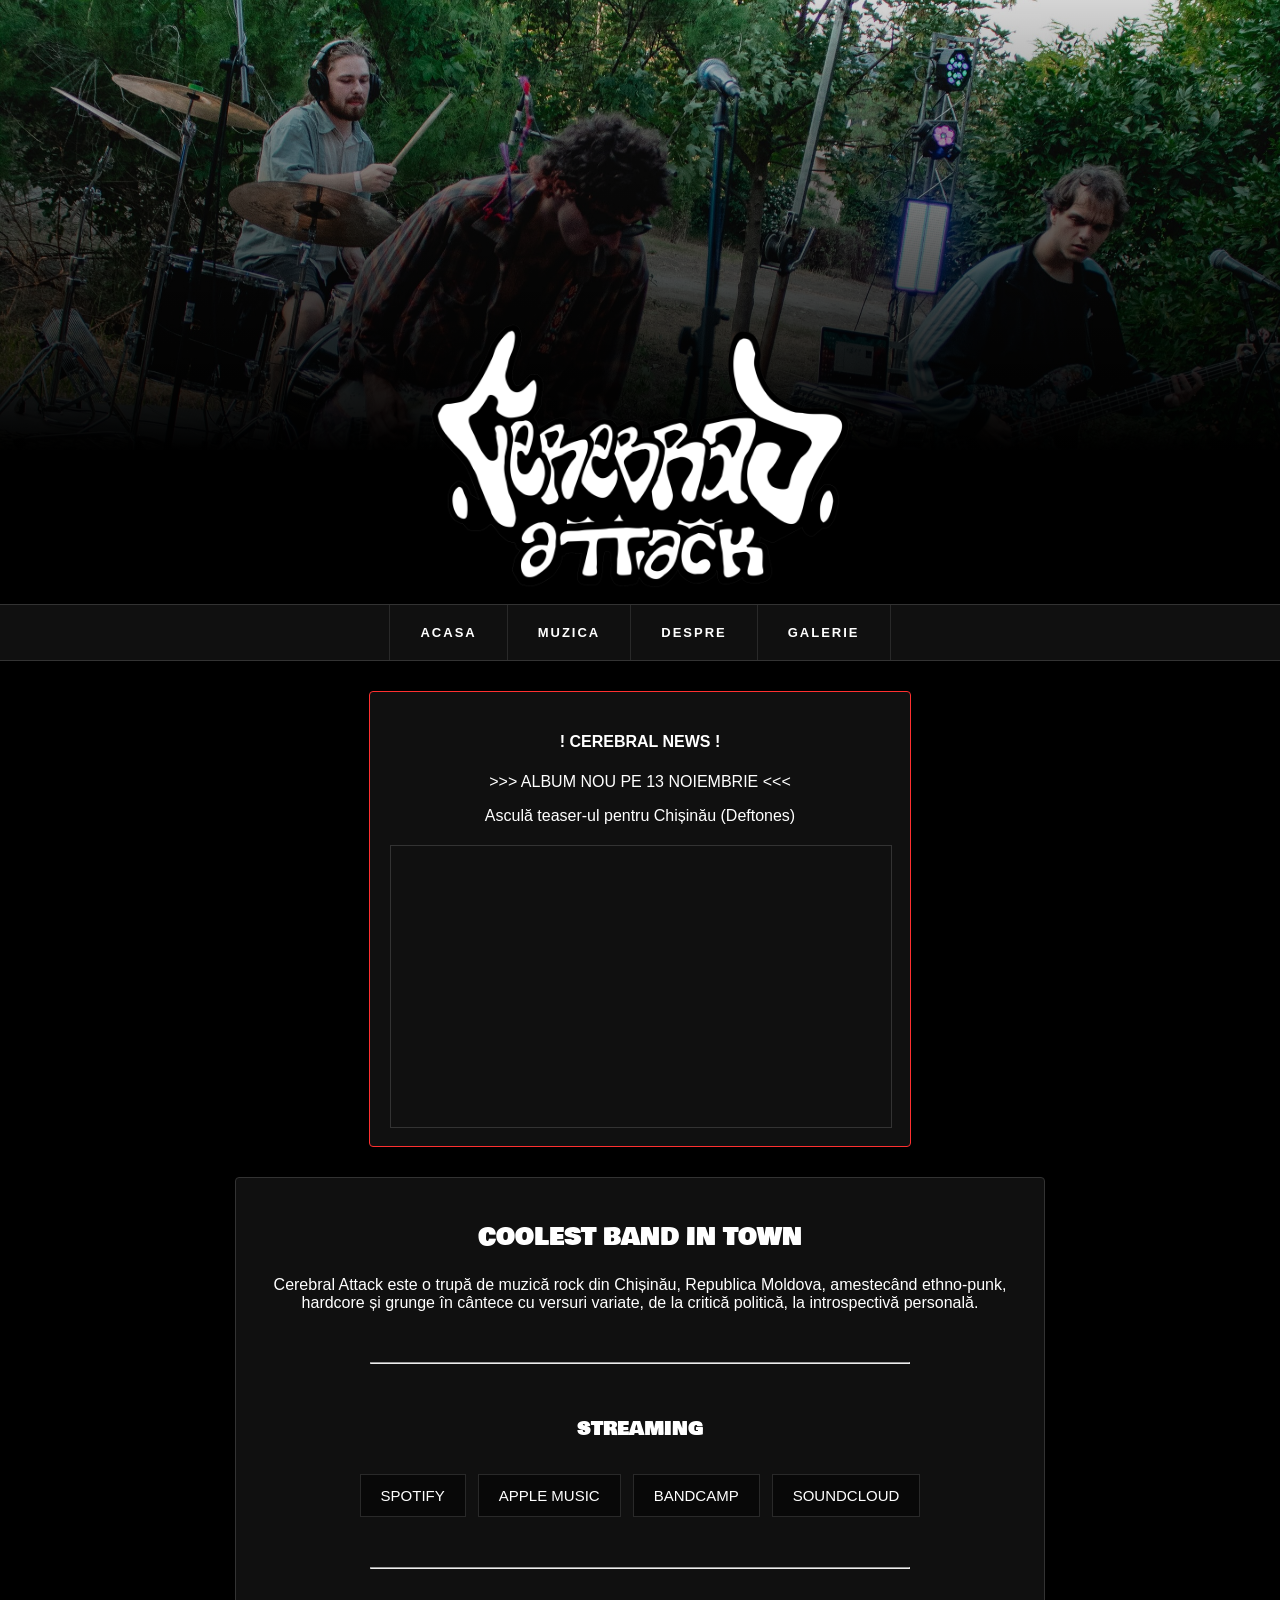
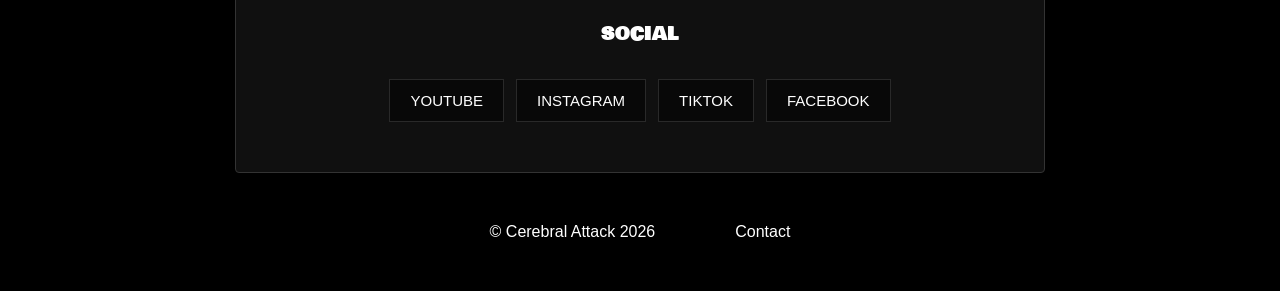
<file: index.html>
<!DOCTYPE html>

<html>

<head>
    <meta charset="UTF-8">
    <meta name="viewport" content="width=device-width, initial-scale=1.0">

    <title>CEREBRAL ATTACK</title>

    <meta name="description" content="Cerebral Attack Official Website">

    <link rel="icon" type="image/png" href="images/favicon.png">

    <link rel="stylesheet" href="style.css">

    <link rel="preconnect" href="https://fonts.googleapis.com">
    <link rel="preconnect" href="https://fonts.gstatic.com" crossorigin>
    <link href="https://fonts.googleapis.com/css2?family=Anton&display=swap" rel="stylesheet">
    <link href="https://fonts.googleapis.com/css2?family=Bowlby+One+SC&display=swap" rel="stylesheet">
</head>




<body>

    <header class="hero" , id="home">

        <img class="banner" src="images/concert_iasi_1.jpg">
        <img class="bandNameLogo" src="images/logo.png">

    </header>

    <div class="heroSpacer"></div>

    <nav class="navbar">
        <a href="index.html">acasa</a>
        <a href="music.html">muzica</a>
        <a href="about.html">despre</a>
        <a href="gallery.html">galerie</a>
    </nav>

    <main>

        <div class="announcement">
            <h4>! CEREBRAL NEWS !</h4>
            <p>>>> ALBUM NOU PE 13 NOIEMBRIE <<< </p>
            <p>Asculă teaser-ul pentru Chișinău (Deftones)</p>

                <div class="videoContainer">
                    <iframe src="https://www.youtube-nocookie.com/embed/HV3vilSsZA0" title="Chisinau Teaser"
                            allowfullscreen>
                    </iframe>
                </div>
        </div>

        <section class="textPage">
            <h1>COOLEST BAND IN TOWN</h1>

            <p>Cerebral Attack este o trupă de muzică rock din Chișinău, Republica Moldova, amestecând ethno-punk,
                hardcore și grunge în cântece cu versuri variate, de la critică politică, la introspectivă
                personală.</p>

            <hr>

            <h3>STREAMING</h3>

            <section class="links">

                <a href="https://open.spotify.com/artist/4iqdNJPeSYyZhd8okYMHmK" target="_blank">Spotify</a>
                <a href="https://music.apple.com/us/artist/cerebral-attack/1574215303" target="_blank">Apple Music</a>
                <a href="https://cerebralattack.bandcamp.com/" target="_blank">Bandcamp</a>
                <a href="https://soundcloud.com/cerebralattack" target="_blank">Soundcloud</a>

            </section>

            <hr>

            <h3>SOCIAL</h3>
            <section class="links">
                <a href="https://www.youtube.com/@cerebralattack" target="_blank">Youtube</a>
                <a href="https://www.instagram.com/cerebral.attack/?hl=en" target="_blank">Instagram</a>
                <a href="https://www.tiktok.com/@cerebral.attack" target="_blank">TikTok</a>
                <a href="https://www.facebook.com/p/Cerebral-Attack-100063816085195/" target="_blank">Facebook</a>
            </section>
        </section>
    </main>

    <footer class="footer">

        <a>© Cerebral Attack 2026</a>
        <a>Contact</a>

    </footer>

</body>

</html>
</file>
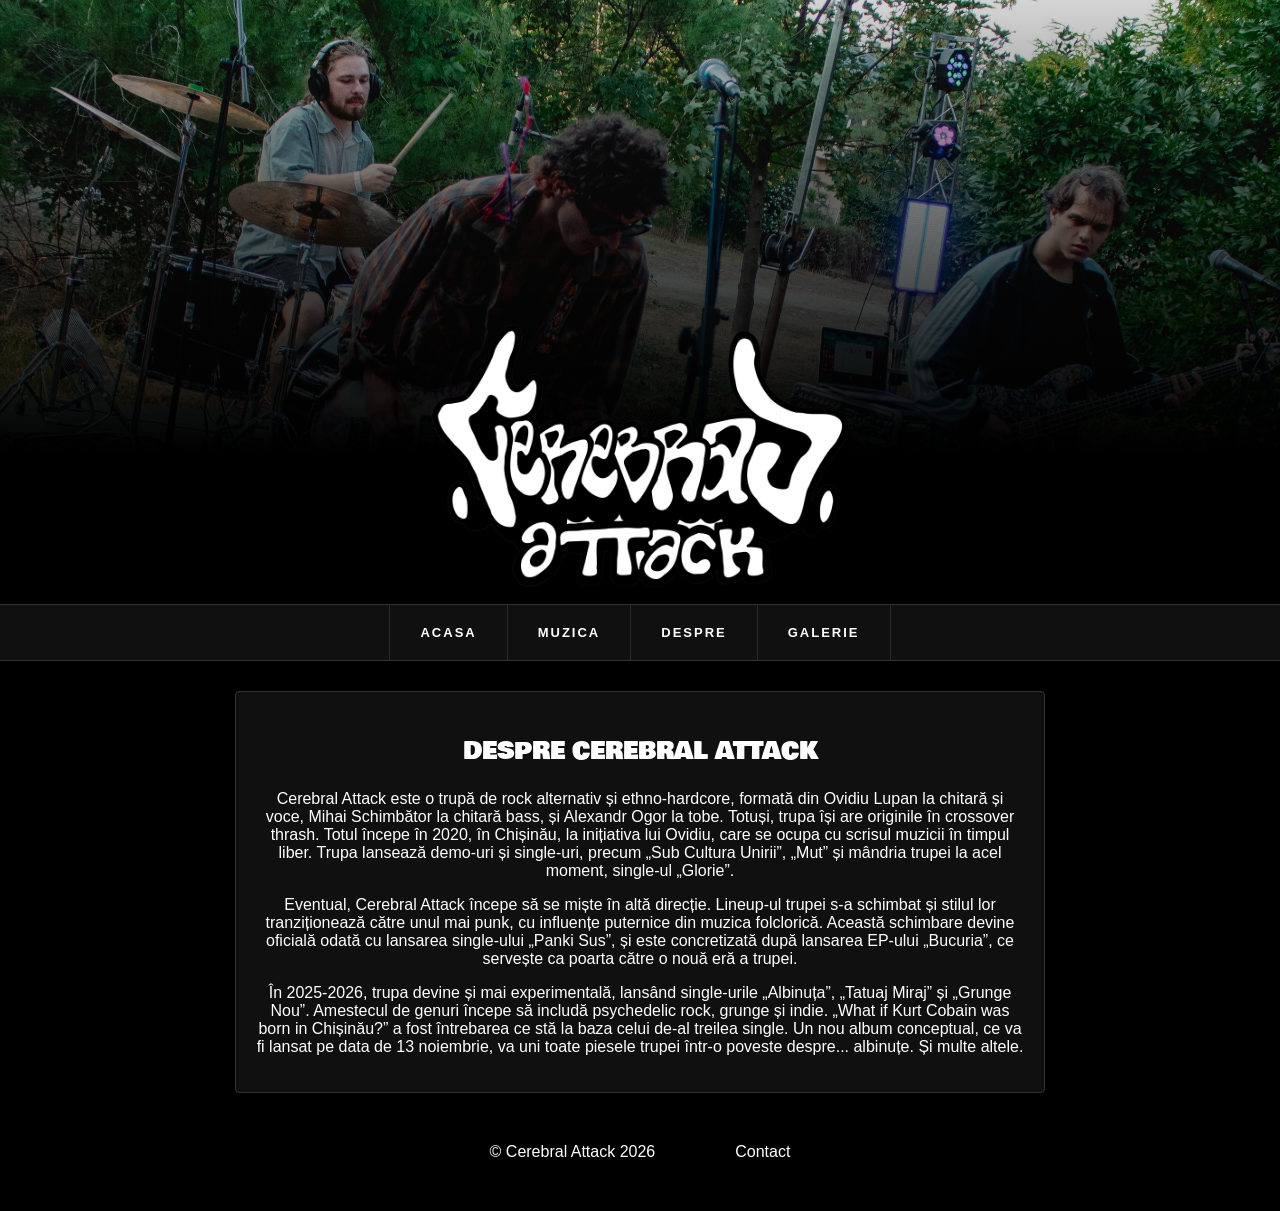
<file: about.html>
<!DOCTYPE html>

<html>

<head>
    <meta charset="UTF-8">
    <meta name="viewport" content="width=device-width, initial-scale=1.0">

    <title>CEREBRAL ATTACK | DESPRE</title>

    <meta name="description" content="Cerebral Attack Official Website">

    <link rel="icon" type="image/png" href="images/favicon.png">

    <link rel="stylesheet" href="style.css">

    <link rel="preconnect" href="https://fonts.googleapis.com">
    <link rel="preconnect" href="https://fonts.gstatic.com" crossorigin>
    <link href="https://fonts.googleapis.com/css2?family=Anton&display=swap" rel="stylesheet">
    <link href="https://fonts.googleapis.com/css2?family=Bowlby+One+SC&display=swap" rel="stylesheet">
</head>




<body>

    <header class="hero" , id="home">

        <img class="banner" src="images/concert_iasi_1.jpg">
        <img class="bandNameLogo" src="images/logo.png">

    </header>

    <div class="heroSpacer"></div>

    <nav class="navbar">
        <a href="index.html">acasa</a>
        <a href="music.html">muzica</a>
        <a href="about.html">despre</a>
        <a href="gallery.html">galerie</a>
    </nav>

    <main>

        <section class="textPage">
            <h1>DESPRE CEREBRAL ATTACK</h1>

            <p>
                Cerebral Attack este o trupă de rock alternativ și ethno-hardcore, formată din Ovidiu Lupan la chitară
                și voce, Mihai Schimbător la chitară bass, și Alexandr Ogor la tobe. Totuși, trupa își are
                originile în crossover thrash. Totul începe în 2020, în Chișinău, la inițiativa lui Ovidiu,
                care se ocupa cu scrisul muzicii în timpul liber. Trupa lansează demo-uri și single-uri,
                precum „Sub Cultura Unirii”, „Mut” și mândria trupei la acel moment, single-ul „Glorie”.
            </p>

            <p>
                Eventual, Cerebral Attack începe să se miște în altă direcție. Lineup-ul trupei s-a schimbat
                și stilul lor tranziționează către unul mai punk, cu influențe puternice din muzica folclorică.
                Această schimbare devine oficială odată cu lansarea single-ului „Panki Sus”, și este concretizată
                după lansarea EP-ului „Bucuria”, ce servește ca poarta către o nouă eră a trupei.
            </p>

            <p>
                În 2025-2026, trupa devine și mai experimentală, lansând single-urile „Albinuța”, „Tatuaj Miraj”
                și „Grunge Nou”. Amestecul de genuri începe să includă psychedelic rock, grunge și indie.
                „What if Kurt Cobain was born in Chișinău?” a fost întrebarea ce stă la baza celui de-al treilea single.
                Un nou album conceptual, ce va fi lansat pe data de 13 noiembrie, va uni toate piesele trupei
                într-o poveste despre... albinuțe. Și multe altele.
            </p>
        </section>
    </main>

    <footer class="footer">

        <a>© Cerebral Attack 2026</a>
        <a>Contact</a>

    </footer>

</body>

</html>
</file>
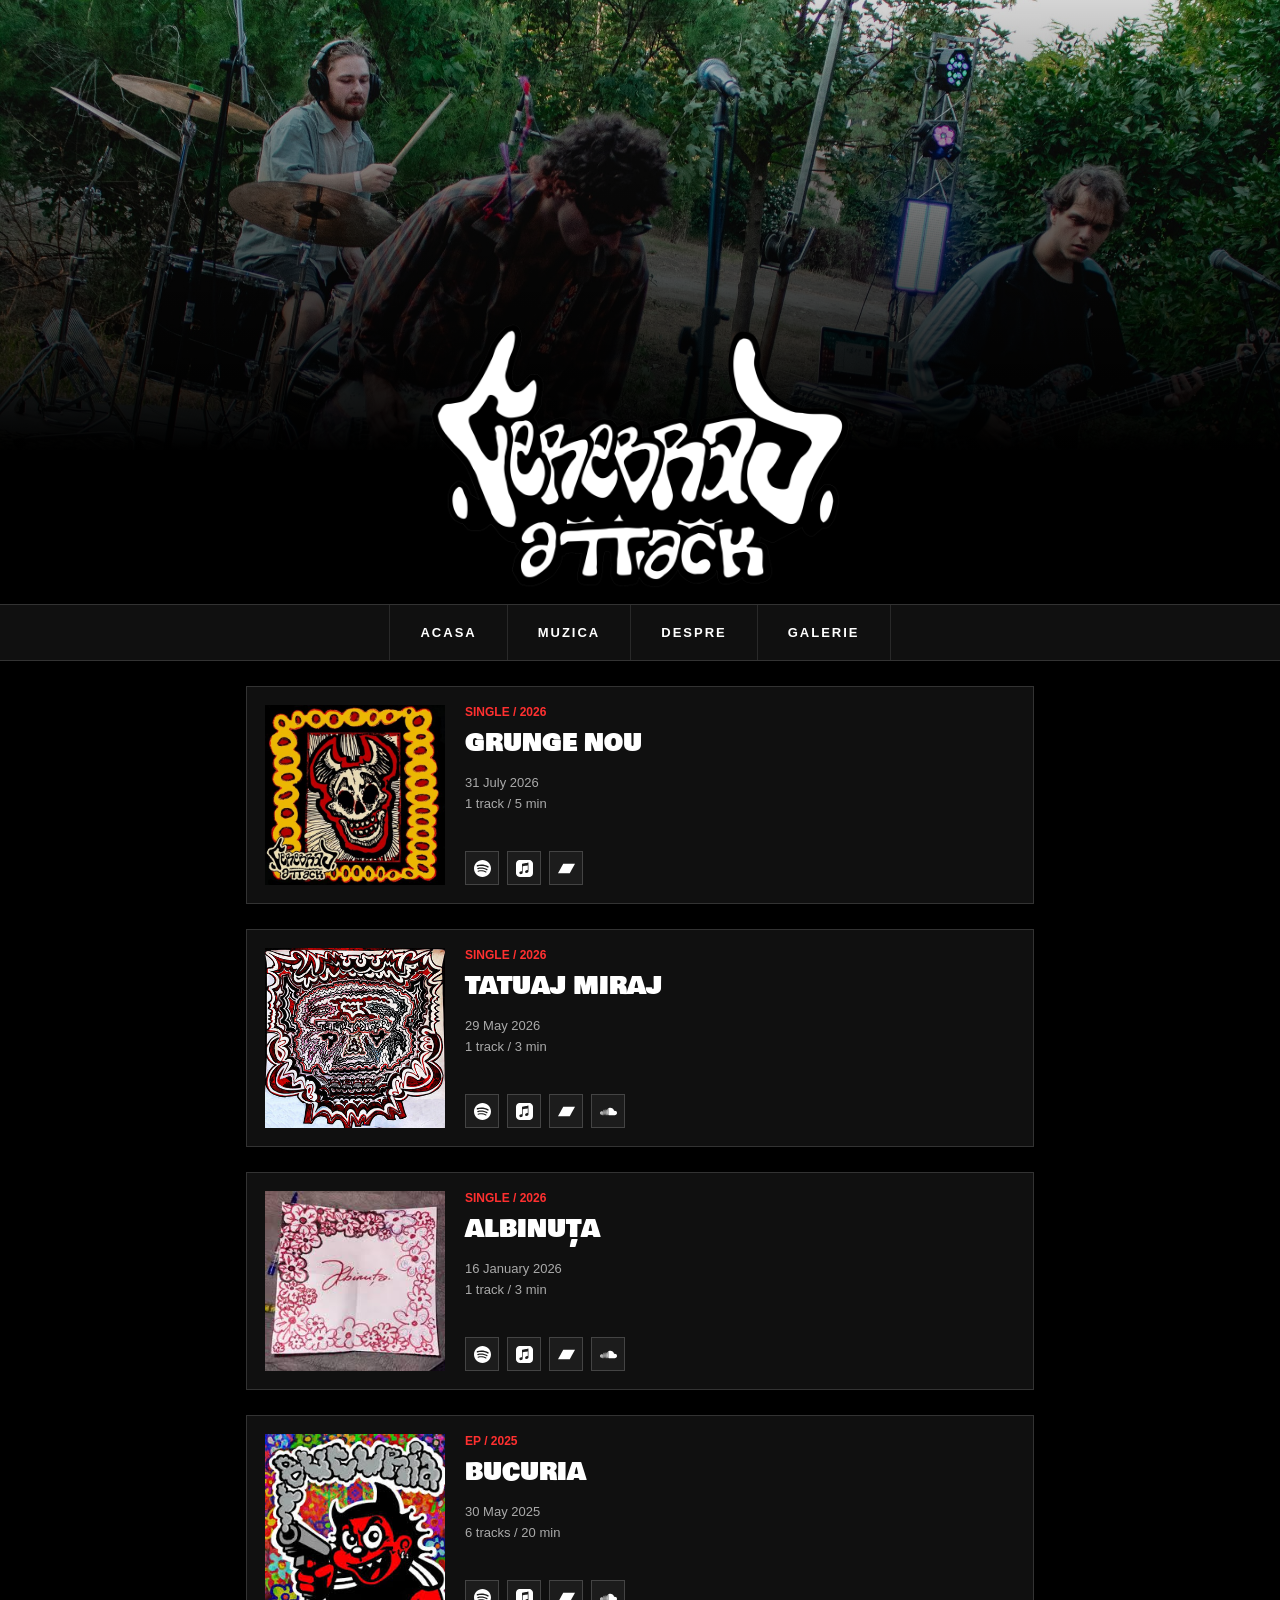
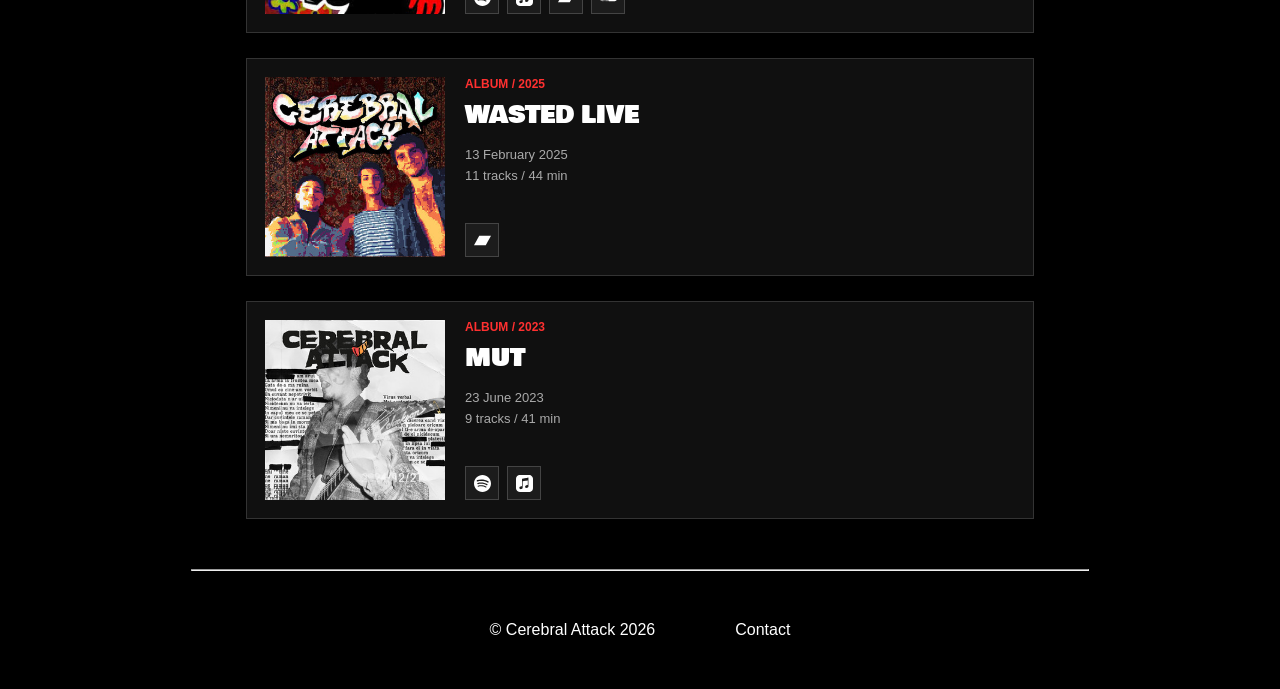
<file: music.html>
<!DOCTYPE html>

<html>

<head>
    <meta charset="UTF-8">
    <meta name="viewport" content="width=device-width, initial-scale=1.0">

    <title>CEREBRAL ATTACK | MUZICA</title>

    <meta name="description" content="Cerebral Attack Official Website">

    <link rel="icon" type="image/png" href="images/favicon.png">

    <link rel="stylesheet" href="style.css">

    <link rel="preconnect" href="https://fonts.googleapis.com">
    <link rel="preconnect" href="https://fonts.gstatic.com" crossorigin>
    <link href="https://fonts.googleapis.com/css2?family=Anton&display=swap" rel="stylesheet">
    <link href="https://fonts.googleapis.com/css2?family=Bowlby+One+SC&display=swap" rel="stylesheet">
</head>




<body>

    <header class="hero" , id="home">

        <img class="banner" src="images/concert_iasi_1.jpg">
        <img class="bandNameLogo" src="images/logo.png">

    </header>

    <div class="heroSpacer"></div>

    <nav class="navbar">
        <a href="index.html">acasa</a>
        <a href="music.html">muzica</a>
        <a href="about.html">despre</a>
        <a href="gallery.html">galerie</a>
    </nav>


    <main>



        <div class="release">
            <img class="release-cover" src="images/grungenou.jpg" alt="Release cover">

            <div class="release-info">
                <p class="release-type">SINGLE / 2026</p>
                <h2>GRUNGE NOU</h2>

                <p class="release-date">31 July 2026</p>
                <p class="release-length">1 track / 5 min</p>

                <div class="release-links">
                    <a href="https://open.spotify.com/album/02cqWWchi0bTTQSWWLfWoH" target="_blank">
                        <img src="images/spotify.svg" alt="">
                    </a>
                    <a href="https://music.apple.com/us/album/grunge-nou-single/6795657653" target="_blank">
                        <img src="images/applemusic.svg" alt="">
                    </a>
                    <a href="https://cerebralattack.bandcamp.com/track/grunge-nou" target="_blank">
                        <img src="images/bandcamp.svg" alt="">
                    </a>
                </div>
            </div>
        </div>



        <div class="release">
            <img class="release-cover" src="images/tatuajmiraj.jpg" alt="Release cover">

            <div class="release-info">
                <p class="release-type">SINGLE / 2026</p>
                <h2>TATUAJ MIRAJ</h2>

                <p class="release-date">29 May 2026</p>
                <p class="release-length">1 track / 3 min</p>

                <div class="release-links">
                    <a href="https://open.spotify.com/album/35hcCr8VJTkEIwxbG8Bbdc" target="_blank">
                        <img src="images/spotify.svg" alt="">
                    </a>
                    <a href="https://music.apple.com/us/album/tatuaj-miraj-single/6771113997" target="_blank">
                        <img src="images/applemusic.svg" alt="">
                    </a>
                    <a href="https://cerebralattack.bandcamp.com/track/tatuaj-miraj" target="_blank">
                        <img src="images/bandcamp.svg" alt="">
                    </a>
                    <a href="https://soundcloud.com/cerebralattack/tatuaj-miraj" target="_blank">
                        <img src="images/soundcloud.svg" alt="">
                    </a>
                </div>
            </div>
        </div>



        <div class="release">
            <img class="release-cover" src="images/albinuta.jpg" alt="Release cover">

            <div class="release-info">
                <p class="release-type">SINGLE / 2026</p>
                <h2>ALBINUȚA</h2>

                <p class="release-date">16 January 2026</p>
                <p class="release-length">1 track / 3 min</p>

                <div class="release-links">
                    <a href="https://open.spotify.com/album/5oJLSIdxkSdO3QyYNwIwVt" target="_blank">
                        <img src="images/spotify.svg" alt="">
                    </a>
                    <a href="https://music.apple.com/us/album/albinu%C8%9Ba-single/1868581850" target="_blank">
                        <img src="images/applemusic.svg" alt="">
                    </a>
                    <a href="https://cerebralattack.bandcamp.com/track/albinu-a" target="_blank">
                        <img src="images/bandcamp.svg" alt="">
                    </a>
                    <a href="https://soundcloud.com/cerebralattack/albinuta" target="_blank">
                        <img src="images/soundcloud.svg" alt="">
                    </a>
                </div>
            </div>
        </div>



        <div class="release">
            <img class="release-cover" src="images/bucuria.jpg" alt="Release cover">

            <div class="release-info">
                <p class="release-type">EP / 2025</p>
                <h2>BUCURIA</h2>

                <p class="release-date">30 May 2025</p>
                <p class="release-length">6 tracks / 20 min</p>

                <div class="release-links">
                    <a href="https://open.spotify.com/album/1ub6N3u7bCokaMeK9UsbOi" target="_blank">
                        <img src="images/spotify.svg" alt="">
                    </a>
                    <a href="https://music.apple.com/us/album/bucuria-ep/1839224745" target="_blank">
                        <img src="images/applemusic.svg" alt="">
                    </a>
                    <a href="https://cerebralattack.bandcamp.com/album/bucuria" target="_blank">
                        <img src="images/bandcamp.svg" alt="">
                    </a>
                    <a href="https://soundcloud.com/cerebralattack/sets/intro" target="_blank">
                        <img src="images/soundcloud.svg" alt="">
                    </a>
                </div>
            </div>
        </div>



        <div class="release">
            <img class="release-cover" src="images/wasted.jpg" alt="Release cover">

            <div class="release-info">
                <p class="release-type">ALBUM / 2025</p>
                <h2>WASTED LIVE</h2>

                <p class="release-date">13 February 2025</p>
                <p class="release-length">11 tracks / 44 min</p>

                <div class="release-links">
                    <a href="https://cerebralattack.bandcamp.com/album/wasted-live" target="_blank">
                        <img src="images/bandcamp.svg" alt="">
                    </a>
                </div>
            </div>
        </div>



        <div class="release">
            <img class="release-cover" src="images/mut.jpg" alt="Release cover">

            <div class="release-info">
                <p class="release-type">ALBUM / 2023</p>
                <h2>MUT</h2>

                <p class="release-date">23 June 2023</p>
                <p class="release-length">9 tracks / 41 min</p>

                <div class="release-links">
                    <a href="https://open.spotify.com/album/3evTWh5fhnjPNqVl7HcAXr" target="_blank">
                        <img src="images/spotify.svg" alt="">
                    </a>
                    <a href="https://music.apple.com/us/album/mut/1844524307" target="_blank">
                        <img src="images/applemusic.svg" alt="">
                    </a>
                </div>
            </div>
        </div>


    </main>

    <hr>

    <footer class="footer">

        <a>© Cerebral Attack 2026</a>
        <a>Contact</a>

    </footer>

</body>

</html>
</file>
<file: style.css>
body {
    background-color: black;
    margin: 0;
    padding: 0;
    color: white;
    font-family: Arial, sans-serif;
}

hr {
    width: 70%;
    margin: 50px auto;
}

ul {
    text-align: left
}

.hero {
    position: relative;
}

.hero::after {
    content: "";
    position: absolute;
    bottom: 0;
    left: 0;
    width: 100%;
    height: 60vh;
    background: linear-gradient(transparent, black);
    pointer-events: none;
}

.banner {
    width: 100%;
    height: 50vh;
    object-fit: cover;
    object-position: center 38%;
    
}

.bandNameLogo {
    position: absolute;
    left: 50%;
    transform: translate(-50%, 50%);
    bottom: 0;
    max-width: 100%;
    height: 30vh;
    z-index: 1;
}   

.heroSpacer {
    height: 20vh;
    max-height: 150px;
    min-height: 60px;
}

.navbar {
    position: sticky;
    top: 0;
    z-index: 100;
    display: flex;
    justify-content: center;
    gap: 0;
    background-color: #101010;
    border-top: 1px solid #333;
    border-bottom: 1px solid #333;
}

.navbar a {
    color: white;
    text-decoration: none;
    text-transform: uppercase;
    font-family: Arial, sans-serif;
    font-size: 13px;
    font-weight: bold;
    letter-spacing: 2px;
    padding: 20px 30px;
    border-right: 1px solid #292929;
    transition: color 0.2s, background-color 0.2s;
}

.navbar a:first-child {
    border-left: 1px solid #292929;
}

.navbar a:hover {
    color: #ff3030;
    background-color: #171717;
}

.announcement {
    background-color: #101010;
    color: white;

    width: 80%;
    max-width: 500px;
    margin: 30px auto;
    padding: 20px;

    text-align: center;
    border: 1px solid #ff3030;
    border-radius: 4px;
}

main section {
    text-align: center;
    max-width: 80vw;
    margin: 0 auto;
}

h1, h2, h3 {
    font-family: "Bowlby One SC", sans-serif;
    font-weight: 400;
    text-transform: uppercase;
}

.textPage {
    background-color: #101010;
    border: 1px solid #333;
    border-radius: 4px;
    width: 60%;
    margin: 30px auto;
    padding: 20px;
}

.links {
    display: flex;
    flex-wrap: wrap;
    justify-content: center;
    gap: 12px;
    width: 100%;
    max-width: 800px;
    margin: 30px auto;
}

.links a {
    display: inline-block;
    background-color: #080808;
    color: white;
    text-decoration: none;
    text-transform: uppercase;
    font-size: 15px;
    padding: 12px 20px;
    border: 1px solid #292929;
    transition: background-color 0.2s, border-color 0.2s, color 0.2s;
}

.links a:hover {
    color: #ff3030;
    background-color: #171717;
}

.footer {
    display: flex;
    flex-wrap: wrap;
    justify-content: center;
    gap: 10%;
    width: 80%;
    max-width: 800px;
    margin: 50px auto;
}

.videoContainer {
    position: relative;
    width: 100%;
    aspect-ratio: 16 / 9;
    margin-top: 20px;
}

.videoContainer iframe {
    position: absolute;
    width: 100%;
    height: 100%;
    top: 0;
    left: 0;
    border: 1px solid #333;
}






.release {
    display: flex;
    gap: 20px;
    width: 90%;
    max-width: 750px;
    margin: 25px auto;
    padding: 18px;
    background-color: #101010;
    border: 1px solid #333;
}

.release-cover {
    width: 180px;
    height: 180px;
    object-fit: cover;
    flex-shrink: 0;
}

.release-info {
    display: flex;
    flex-direction: column;
    align-items: flex-start;
    min-width: 0;
}

.release-type {
    color: #ff3030;
    font-size: 12px;
    font-weight: bold;
    text-transform: uppercase;
    margin: 0 0 5px;
}

.release-info h2 {
    font-family: "Bowlby One SC", sans-serif;
    font-weight: 400;
    font-size: 24px;
    margin: 0 0 10px;
}

.release-date,
.release-length {
    color: #aaa;
    font-size: 13px;
    margin: 3px 0;
}

.release-links {
    display: flex;
    gap: 8px;
    margin-top: auto;
    padding-top: 15px;
}

.release-links a {
    display: flex;
    width: 32px;
    height: 32px;
    align-items: center;
    justify-content: center;
    background-color: #1c1c1c;
    border: 1px solid #444;
    transition: border-color 0.2s,
                background-color 0.2s;
}

.release-links a:hover {
    background-color: #292929;
    border-color: #ff3030;
}

.release-links img {
    width: 17px;
    height: 17px;
    object-fit: contain;
    filter: brightness(0) invert(1);
}







.gallery-section {
    width: 85%;
    max-width: 900px;
    margin: 20px auto;
    border: 1px solid #333;
    background-color: #101010;
}

.gallery-section summary {
    padding: 18px 20px;
    cursor: pointer;
    font-family: "Bowlby One SC", sans-serif;
    font-size: 20px;
    color: white;
    text-transform: uppercase;
    list-style: none;
}

.gallery-section summary::-webkit-details-marker {
    display: none;
}

.gallery-section summary::after {
    content: "+";
    float: right;
    color: #ff3030;
}

.gallery-section[open] summary::after {
    content: "−";
}

.gallery-section summary:hover {
    background-color: #1c1c1c;
    color: #ff3030;
}

.gallery-content {
    padding: 20px;
    border-top: 1px solid #333;
}


.photo-grid {
    display: grid;
    grid-template-columns: repeat(2, 1fr);
    gap: 12px;
}

.photo-card {
    margin: 0;
    background-color: #101010;
    border: 1px solid #333;
    overflow: hidden;
}

.photo-card img {
    display: block;
    width: 100%;
    aspect-ratio: 1/1;
    object-fit: cover;
}

.photo-card figcaption {
    padding: 12px;
    color: #ddd;
    font-size: 12px;
    font-weight: bold;
    letter-spacing: 1px;
}

.gallery-image {
    width: 250px;
    cursor: zoom-in;
}

.lightbox {
    display: none;
    position: fixed;
    inset: 0;
    background: rgba(0, 0, 0, 0.9);
    justify-content: center;
    align-items: center;
    z-index: 1000;
    cursor: zoom-out;
}

.lightbox img {
    max-width: 90%;
    max-height: 90vh;
    object-fit: contain;
}

.lightbox.active {
    display: flex;
}






@media (max-width: 500px) {
    .navbar a {
        width: 25%;
        padding: 15px 0;
        text-align: center;
        font-size: 10px;
        letter-spacing: 1px;
    }

    .textPage {
        width: 85%
    }
}



@media (max-width: 400px) {
    .release {
        gap: 12px;
        padding: 12px;
    }

    .release-info h2 {
        font-size: 18px;
        overflow-wrap: anywhere;
    }

    .release-links {
        gap: 5px;
        flex-wrap: wrap;
    }

    .release-links a {
        width: 29px;
        height: 29px;
    }
}
</file>
